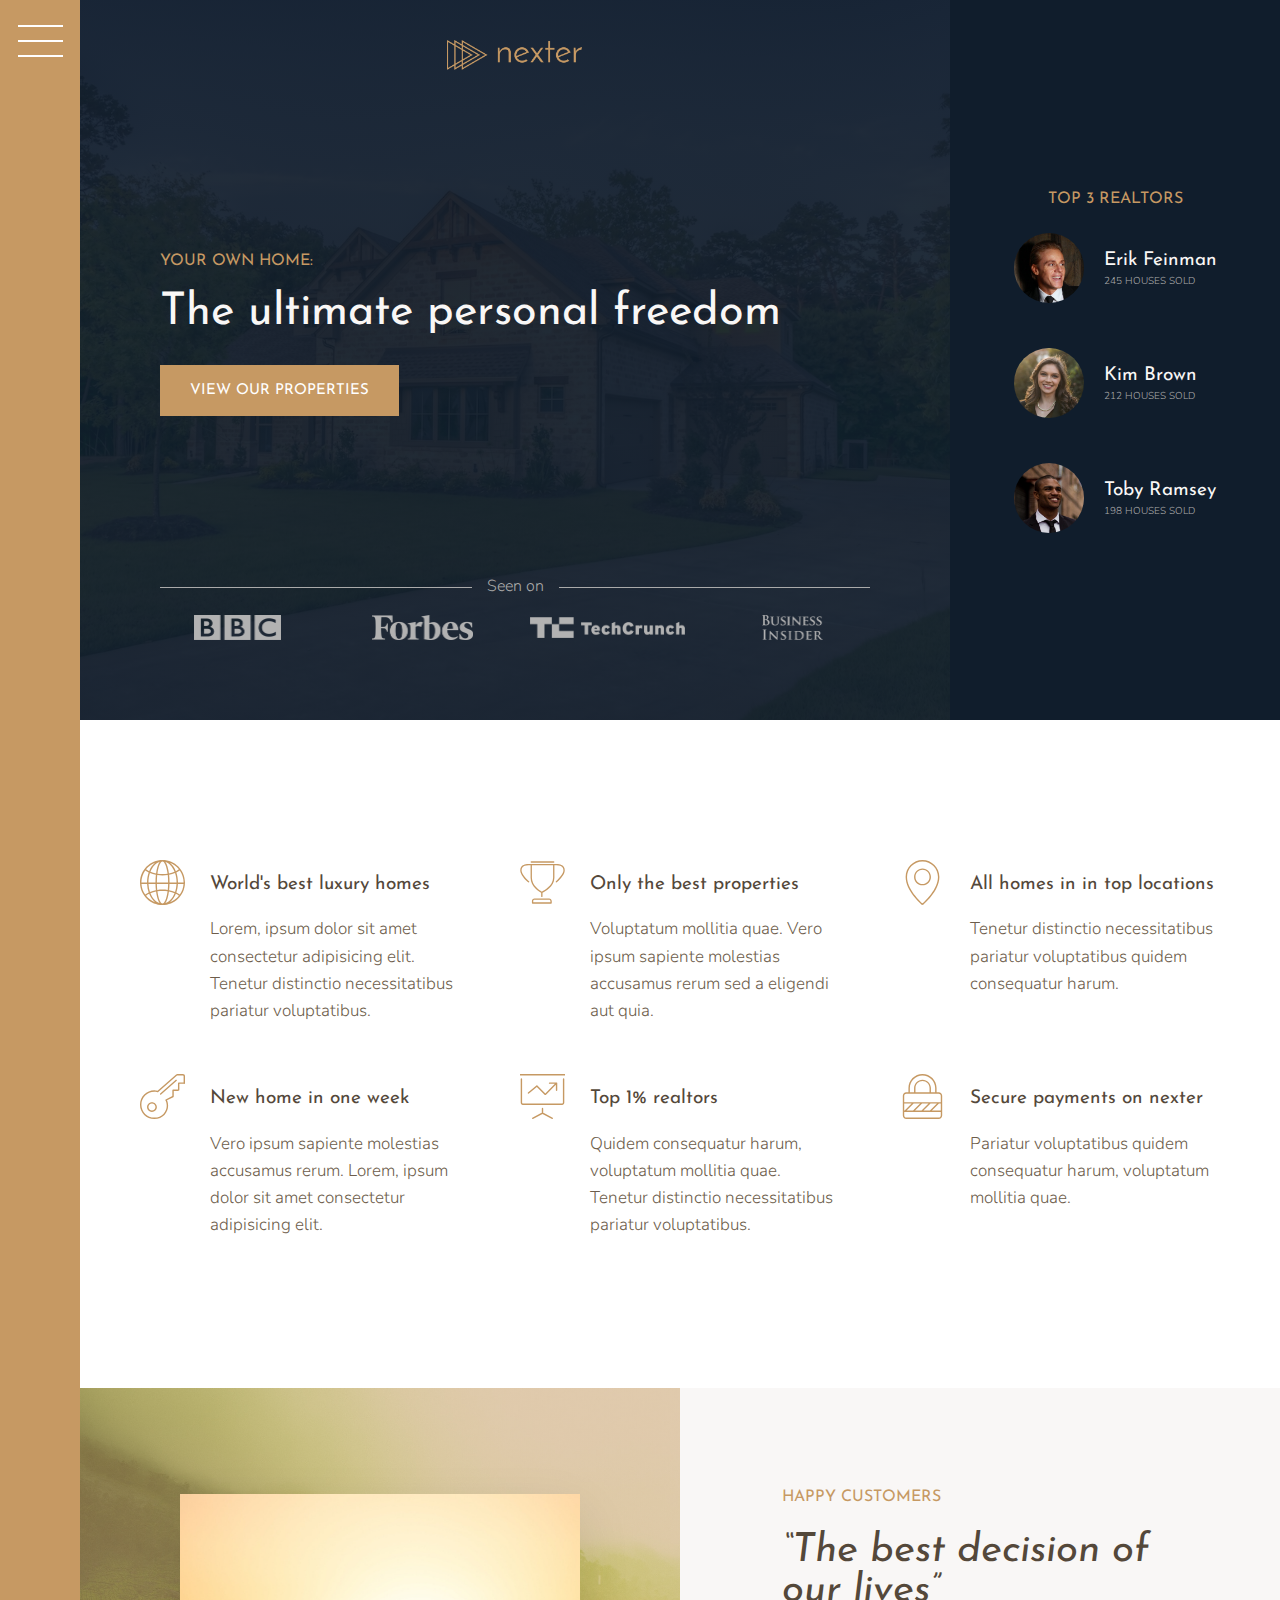
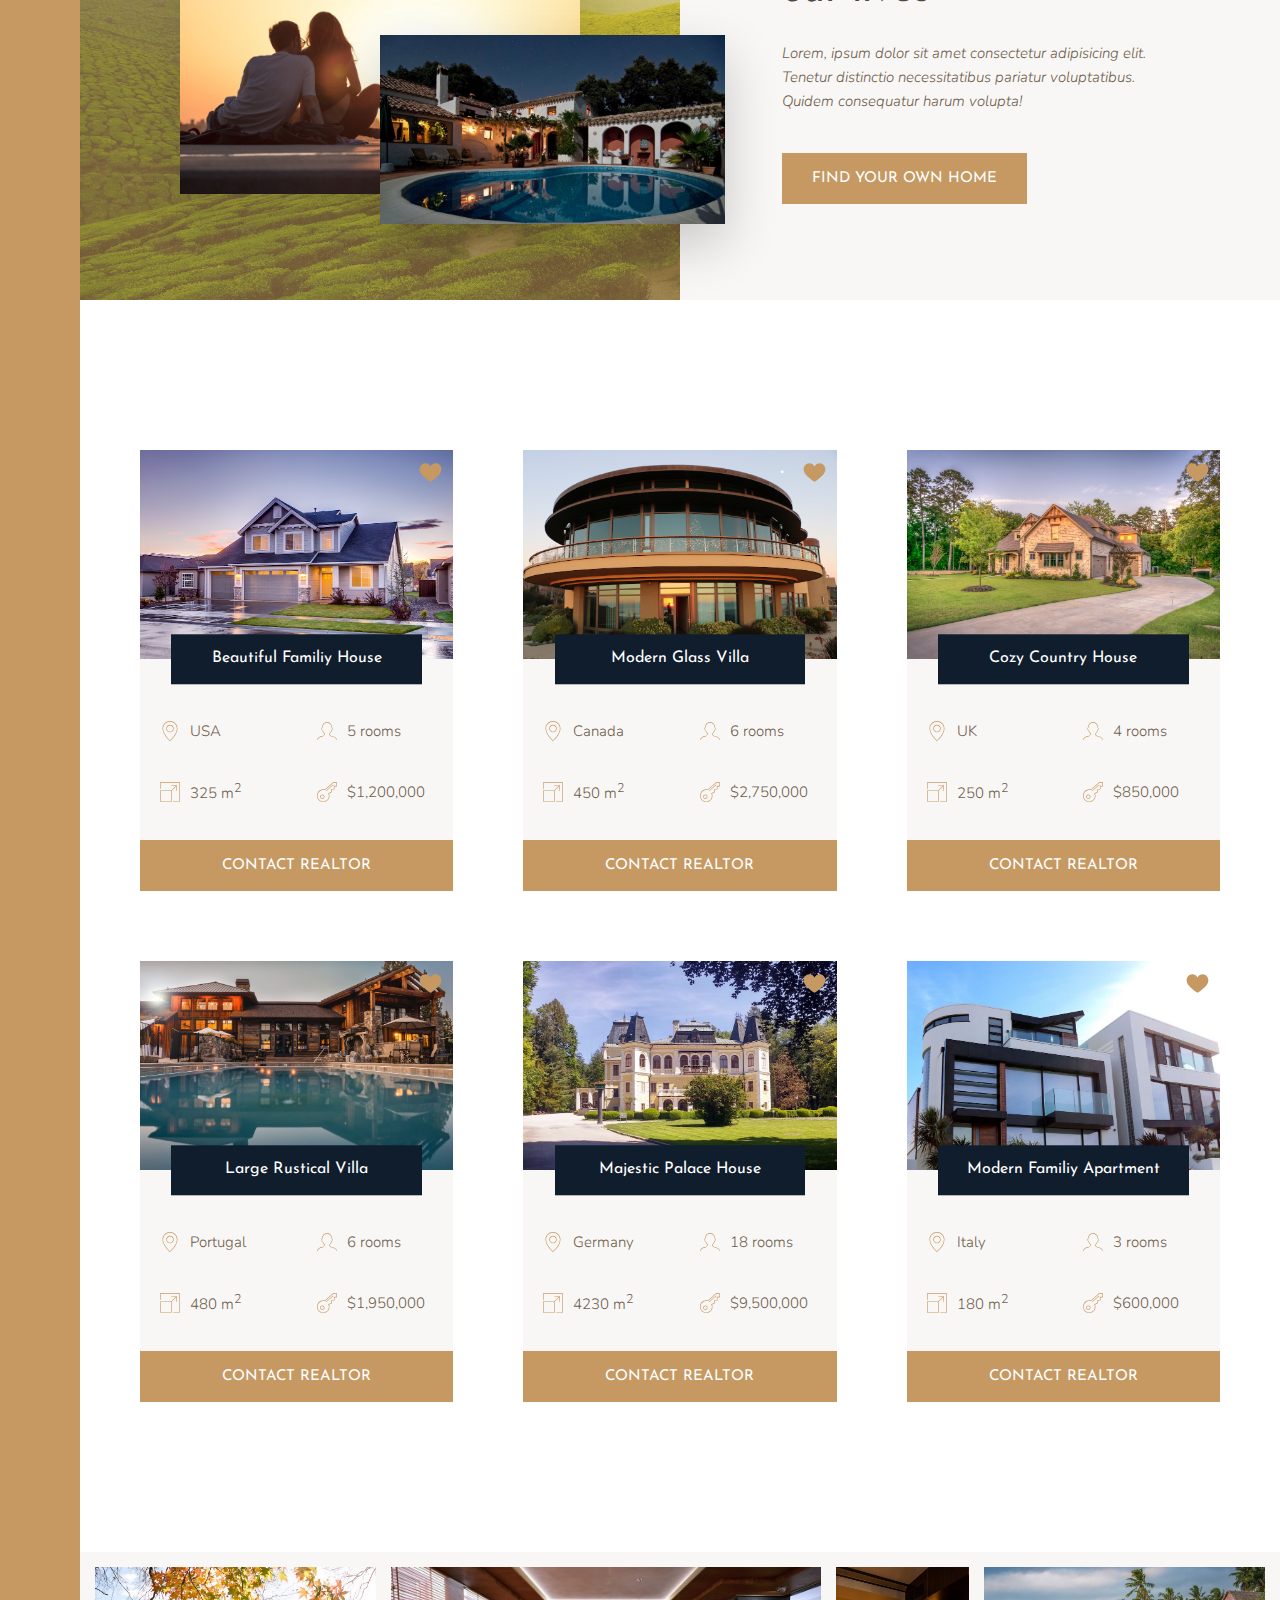
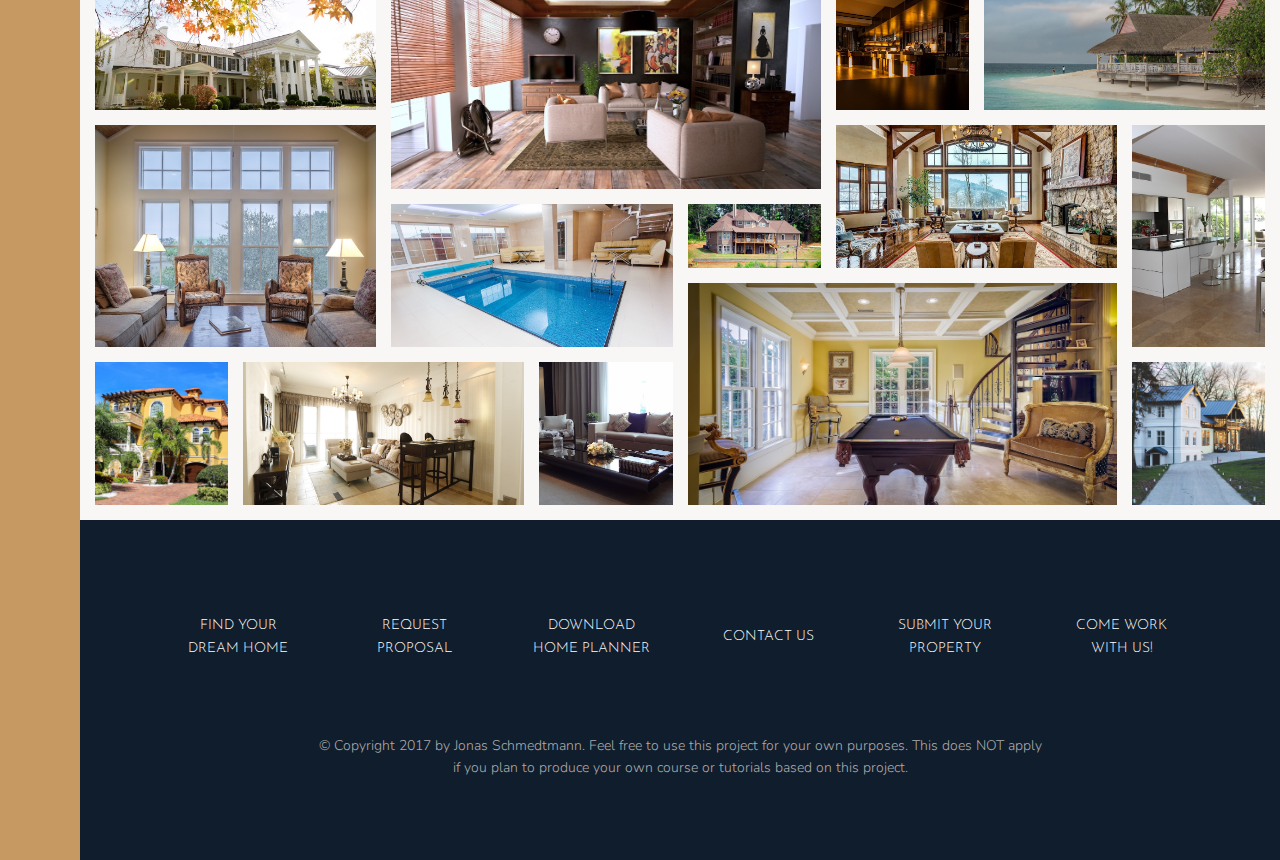
<file: advanced-css-course-master/Nexter/final/index.html>
<!DOCTYPE html>
<html lang="en">
    <head>
        <meta charset="UTF-8">
        <meta name="viewport" content="width=device-width, initial-scale=1.0">
        <meta http-equiv="X-UA-Compatible" content="ie=edge">
        
        <link href="https://fonts.googleapis.com/css?family=Josefin+Sans:300,400,400i|Nunito:300,300i" rel="stylesheet">
        <link rel="stylesheet" href="css/style.css">
        <link rel="shortcut icon" type="image/png" href="img/favicon.png">
        
        <title>nexter &mdash; your home, your freedom</title>
    </head>
    <body class="container">
        <div class="sidebar">
            <button class="nav-btn"></button>
        </div>

        <header class="header">
            <img src="img/logo.png" alt="Nexter logo" class="header__logo">
            <h3 class="heading-3">Your own home:</h3>
            <h1 class="heading-1">The ultimate personal freedom</h1>
            <button class="btn header__btn">View our properties</button>
            <div class="header__seenon-text">Seen on</div>
            <div class="header__seenon-logos">
                <img src="img/logo-bbc.png" alt="Seen on logo 1">
                <img src="img/logo-forbes.png" alt="Seen on logo 2">
                <img src="img/logo-techcrunch.png" alt="Seen on logo 3">
                <img src="img/logo-bi.png" alt="Seen on logo 4">
            </div>
        </header>

        <div class="realtors">
            <h3 class="heading-3">Top 3 Realtors</h3>
            <div class="realtors__list">
                <img src="img/realtor-1.jpeg" alt="Realtor 1" class="realtors__img">
                <div class="realtors__details">
                    <h4 class="heading-4 heading-4--light">Erik Feinman</h4>
                    <p class="realtors__sold">245 houses sold</p>
                </div>

                <img src="img/realtor-2.jpeg" alt="Realtor 2" class="realtors__img">
                <div class="realtors__details">
                    <h4 class="heading-4 heading-4--light">Kim Brown</h4>
                    <p class="realtors__sold">212 houses sold</p>
                </div>

                <img src="img/realtor-3.jpeg" alt="Realtor 3" class="realtors__img">
                <div class="realtors__details">
                    <h4 class="heading-4 heading-4--light">Toby Ramsey</h4>
                    <p class="realtors__sold">198 houses sold</p>
                </div>
            </div>
        </div>

        <section class="features">
            <div class="feature">
                <svg class="feature__icon">
                    <use xlink:href="img/sprite.svg#icon-global"></use>
                </svg>
                <h4 class="heading-4 heading-4--dark">World's best luxury homes</h4>
                <p class="feature__text">Lorem, ipsum dolor sit amet consectetur adipisicing elit. Tenetur distinctio necessitatibus pariatur voluptatibus.</p>
            </div>

            <div class="feature">
                <svg class="feature__icon">
                    <use xlink:href="img/sprite.svg#icon-trophy"></use>
                </svg>
                <h4 class="heading-4 heading-4--dark">Only the best properties</h4>
                <p class="feature__text">Voluptatum mollitia quae. Vero ipsum sapiente molestias accusamus rerum sed a eligendi aut quia.</p>
            </div>

            <div class="feature">
                <svg class="feature__icon">
                    <use xlink:href="img/sprite.svg#icon-map-pin"></use>
                </svg>
                <h4 class="heading-4 heading-4--dark">All homes in in top locations</h4>
                <p class="feature__text">Tenetur distinctio necessitatibus pariatur voluptatibus quidem consequatur harum.</p>
            </div>

            <div class="feature">
                <svg class="feature__icon">
                    <use xlink:href="img/sprite.svg#icon-key"></use>
                </svg>
                <h4 class="heading-4 heading-4--dark">New home in one week</h4>
                <p class="feature__text">Vero ipsum sapiente molestias accusamus rerum. Lorem, ipsum dolor sit amet consectetur adipisicing elit.</p>
            </div>

            <div class="feature">
                <svg class="feature__icon">
                    <use xlink:href="img/sprite.svg#icon-presentation"></use>
                </svg>
                <h4 class="heading-4 heading-4--dark">Top 1% realtors</h4>
                <p class="feature__text">Quidem consequatur harum, voluptatum mollitia quae. Tenetur distinctio necessitatibus pariatur voluptatibus.</p>
            </div>

            <div class="feature">
                <svg class="feature__icon">
                    <use xlink:href="img/sprite.svg#icon-lock"></use>
                </svg>
                <h4 class="heading-4 heading-4--dark">Secure payments on nexter</h4>
                <p class="feature__text">Pariatur voluptatibus quidem consequatur harum, voluptatum mollitia quae.</p>
            </div>
        </section>

        <div class="story__pictures">
            <img src="img/story-1.jpeg" alt="Couple with new house" class="story__img--1">
            <img src="img/story-2.jpeg" alt="New house" class="story__img--2">
        </div>

        <div class="story__content">
            <h3 class="heading-3 mb-sm">Happy Customers</h3>
            <h2 class="heading-2 heading-2--dark mb-md">&ldquo;The best decision of our lives&rdquo;</h2>
            <p class="story__text">
                Lorem, ipsum dolor sit amet consectetur adipisicing elit. Tenetur distinctio necessitatibus pariatur voluptatibus. Quidem consequatur harum volupta!
            </p>
            <button class="btn">Find your own home</button>
        </div>

        <section class="homes">
            <div class="home">
                <img src="img/house-1.jpeg" alt="House 1" class="home__img">
                <svg class="home__like">
                    <use xlink:href="img/sprite.svg#icon-heart-full"></use>
                </svg>
                <h5 class="home__name">Beautiful Familiy House</h5>
                <div class="home__location">
                    <svg>
                        <use xlink:href="img/sprite.svg#icon-map-pin"></use>
                    </svg>
                    <p>USA</p>
                </div>
                <div class="home__rooms">
                    <svg>
                        <use xlink:href="img/sprite.svg#icon-profile-male"></use>
                    </svg>
                    <p>5 rooms</p>
                </div>
                <div class="home__area">
                    <svg>
                        <use xlink:href="img/sprite.svg#icon-expand"></use>
                    </svg>
                    <p>325 m<sup>2</sup></p>
                </div>
                <div class="home__price">
                    <svg>
                        <use xlink:href="img/sprite.svg#icon-key"></use>
                    </svg>
                    <p>$1,200,000</p>
                </div>
                <button class="btn home__btn">Contact realtor</button>
            </div>

            
            <div class="home">
                <img src="img/house-2.jpeg" alt="House 2" class="home__img">
                <svg class="home__like">
                    <use xlink:href="img/sprite.svg#icon-heart-full"></use>
                </svg>
                <h5 class="home__name">Modern Glass Villa</h5>
                <div class="home__location">
                    <svg>
                        <use xlink:href="img/sprite.svg#icon-map-pin"></use>
                    </svg>
                    <p>Canada</p>
                </div>
                <div class="home__rooms">
                    <svg>
                        <use xlink:href="img/sprite.svg#icon-profile-male"></use>
                    </svg>
                    <p>6 rooms</p>
                </div>
                <div class="home__area">
                    <svg>
                        <use xlink:href="img/sprite.svg#icon-expand"></use>
                    </svg>
                    <p>450 m<sup>2</sup></p>
                </div>
                <div class="home__price">
                    <svg>
                        <use xlink:href="img/sprite.svg#icon-key"></use>
                    </svg>
                    <p>$2,750,000</p>
                </div>
                <button class="btn home__btn">Contact realtor</button>
            </div>

            <div class="home">
                <img src="img/house-3.jpeg" alt="House 3" class="home__img">
                <svg class="home__like">
                    <use xlink:href="img/sprite.svg#icon-heart-full"></use>
                </svg>
                <h5 class="home__name">Cozy Country House</h5>
                <div class="home__location">
                    <svg>
                        <use xlink:href="img/sprite.svg#icon-map-pin"></use>
                    </svg>
                    <p>UK</p>
                </div>
                <div class="home__rooms">
                    <svg>
                        <use xlink:href="img/sprite.svg#icon-profile-male"></use>
                    </svg>
                    <p>4 rooms</p>
                </div>
                <div class="home__area">
                    <svg>
                        <use xlink:href="img/sprite.svg#icon-expand"></use>
                    </svg>
                    <p>250 m<sup>2</sup></p>
                </div>
                <div class="home__price">
                    <svg>
                        <use xlink:href="img/sprite.svg#icon-key"></use>
                    </svg>
                    <p>$850,000</p>
                </div>
                <button class="btn home__btn">Contact realtor</button>
            </div>

            <div class="home">
                <img src="img/house-4.jpeg" alt="House 4" class="home__img">
                <svg class="home__like">
                    <use xlink:href="img/sprite.svg#icon-heart-full"></use>
                </svg>
                <h5 class="home__name">Large Rustical Villa</h5>
                <div class="home__location">
                    <svg>
                        <use xlink:href="img/sprite.svg#icon-map-pin"></use>
                    </svg>
                    <p>Portugal</p>
                </div>
                <div class="home__rooms">
                    <svg>
                        <use xlink:href="img/sprite.svg#icon-profile-male"></use>
                    </svg>
                    <p>6 rooms</p>
                </div>
                <div class="home__area">
                    <svg>
                        <use xlink:href="img/sprite.svg#icon-expand"></use>
                    </svg>
                    <p>480 m<sup>2</sup></p>
                </div>
                <div class="home__price">
                    <svg>
                        <use xlink:href="img/sprite.svg#icon-key"></use>
                    </svg>
                    <p>$1,950,000</p>
                </div>
                <button class="btn home__btn">Contact realtor</button>
            </div>

            <div class="home">
                <img src="img/house-5.jpeg" alt="House 5" class="home__img">
                <svg class="home__like">
                    <use xlink:href="img/sprite.svg#icon-heart-full"></use>
                </svg>
                <h5 class="home__name">Majestic Palace House</h5>
                <div class="home__location">
                    <svg>
                        <use xlink:href="img/sprite.svg#icon-map-pin"></use>
                    </svg>
                    <p>Germany</p>
                </div>
                <div class="home__rooms">
                    <svg>
                        <use xlink:href="img/sprite.svg#icon-profile-male"></use>
                    </svg>
                    <p>18 rooms</p>
                </div>
                <div class="home__area">
                    <svg>
                        <use xlink:href="img/sprite.svg#icon-expand"></use>
                    </svg>
                    <p>4230 m<sup>2</sup></p>
                </div>
                <div class="home__price">
                    <svg>
                        <use xlink:href="img/sprite.svg#icon-key"></use>
                    </svg>
                    <p>$9,500,000</p>
                </div>
                <button class="btn home__btn">Contact realtor</button>
            </div>

            <div class="home">
                <img src="img/house-6.jpeg" alt="House 6" class="home__img">
                <svg class="home__like">
                    <use xlink:href="img/sprite.svg#icon-heart-full"></use>
                </svg>
                <h5 class="home__name">Modern Familiy Apartment</h5>
                <div class="home__location">
                    <svg>
                        <use xlink:href="img/sprite.svg#icon-map-pin"></use>
                    </svg>
                    <p>Italy</p>
                </div>
                <div class="home__rooms">
                    <svg>
                        <use xlink:href="img/sprite.svg#icon-profile-male"></use>
                    </svg>
                    <p>3 rooms</p>
                </div>
                <div class="home__area">
                    <svg>
                        <use xlink:href="img/sprite.svg#icon-expand"></use>
                    </svg>
                    <p>180 m<sup>2</sup></p>
                </div>
                <div class="home__price">
                    <svg>
                        <use xlink:href="img/sprite.svg#icon-key"></use>
                    </svg>
                    <p>$600,000</p>
                </div>
                <button class="btn home__btn">Contact realtor</button>
            </div>
        </section>


        <section class="gallery">
            <figure class="gallery__item gallery__item--1"><img src="img/gal-1.jpeg" alt="Gallery image 1" class="gallery__img"></figure>
            <figure class="gallery__item gallery__item--2"><img src="img/gal-2.jpeg" alt="Gallery image 2" class="gallery__img"></figure>
            <figure class="gallery__item gallery__item--3"><img src="img/gal-3.jpeg" alt="Gallery image 3" class="gallery__img"></figure>
            <figure class="gallery__item gallery__item--4"><img src="img/gal-4.jpeg" alt="Gallery image 4" class="gallery__img"></figure>
            <figure class="gallery__item gallery__item--5"><img src="img/gal-5.jpeg" alt="Gallery image 5" class="gallery__img"></figure>
            <figure class="gallery__item gallery__item--6"><img src="img/gal-6.jpeg" alt="Gallery image 6" class="gallery__img"></figure>
            <figure class="gallery__item gallery__item--7"><img src="img/gal-7.jpeg" alt="Gallery image 7" class="gallery__img"></figure>
            <figure class="gallery__item gallery__item--8"><img src="img/gal-8.jpeg" alt="Gallery image 8" class="gallery__img"></figure>
            <figure class="gallery__item gallery__item--9"><img src="img/gal-9.jpeg" alt="Gallery image 9" class="gallery__img"></figure>
            <figure class="gallery__item gallery__item--10"><img src="img/gal-10.jpeg" alt="Gallery image 10" class="gallery__img"></figure>
            <figure class="gallery__item gallery__item--11"><img src="img/gal-11.jpeg" alt="Gallery image 11" class="gallery__img"></figure>
            <figure class="gallery__item gallery__item--12"><img src="img/gal-12.jpeg" alt="Gallery image 12" class="gallery__img"></figure>
            <figure class="gallery__item gallery__item--13"><img src="img/gal-13.jpeg" alt="Gallery image 13" class="gallery__img"></figure>
            <figure class="gallery__item gallery__item--14"><img src="img/gal-14.jpeg" alt="Gallery image 14" class="gallery__img"></figure>


        </section>

        <footer class="footer">
            <ul class="nav">
                    <li class="nav__item"><a href="#" class="nav__link">Find your dream home</a></li>
                    <li class="nav__item"><a href="#" class="nav__link">Request proposal</a></li>
                    <li class="nav__item"><a href="#" class="nav__link">Download home planner</a></li>
                    <li class="nav__item"><a href="#" class="nav__link">Contact us</a></li>
                    <li class="nav__item"><a href="#" class="nav__link">Submit your property</a></li>
                    <li class="nav__item"><a href="#" class="nav__link">Come work with us!</a></li>
            </ul>
            <p class="copyright">
                &copy; Copyright 2017 by Jonas Schmedtmann. Feel free to use this project for your own purposes. This does NOT apply if you plan to produce your own course or tutorials based on this project.
            </p>
        </footer>
    </body>
</html>
</file>
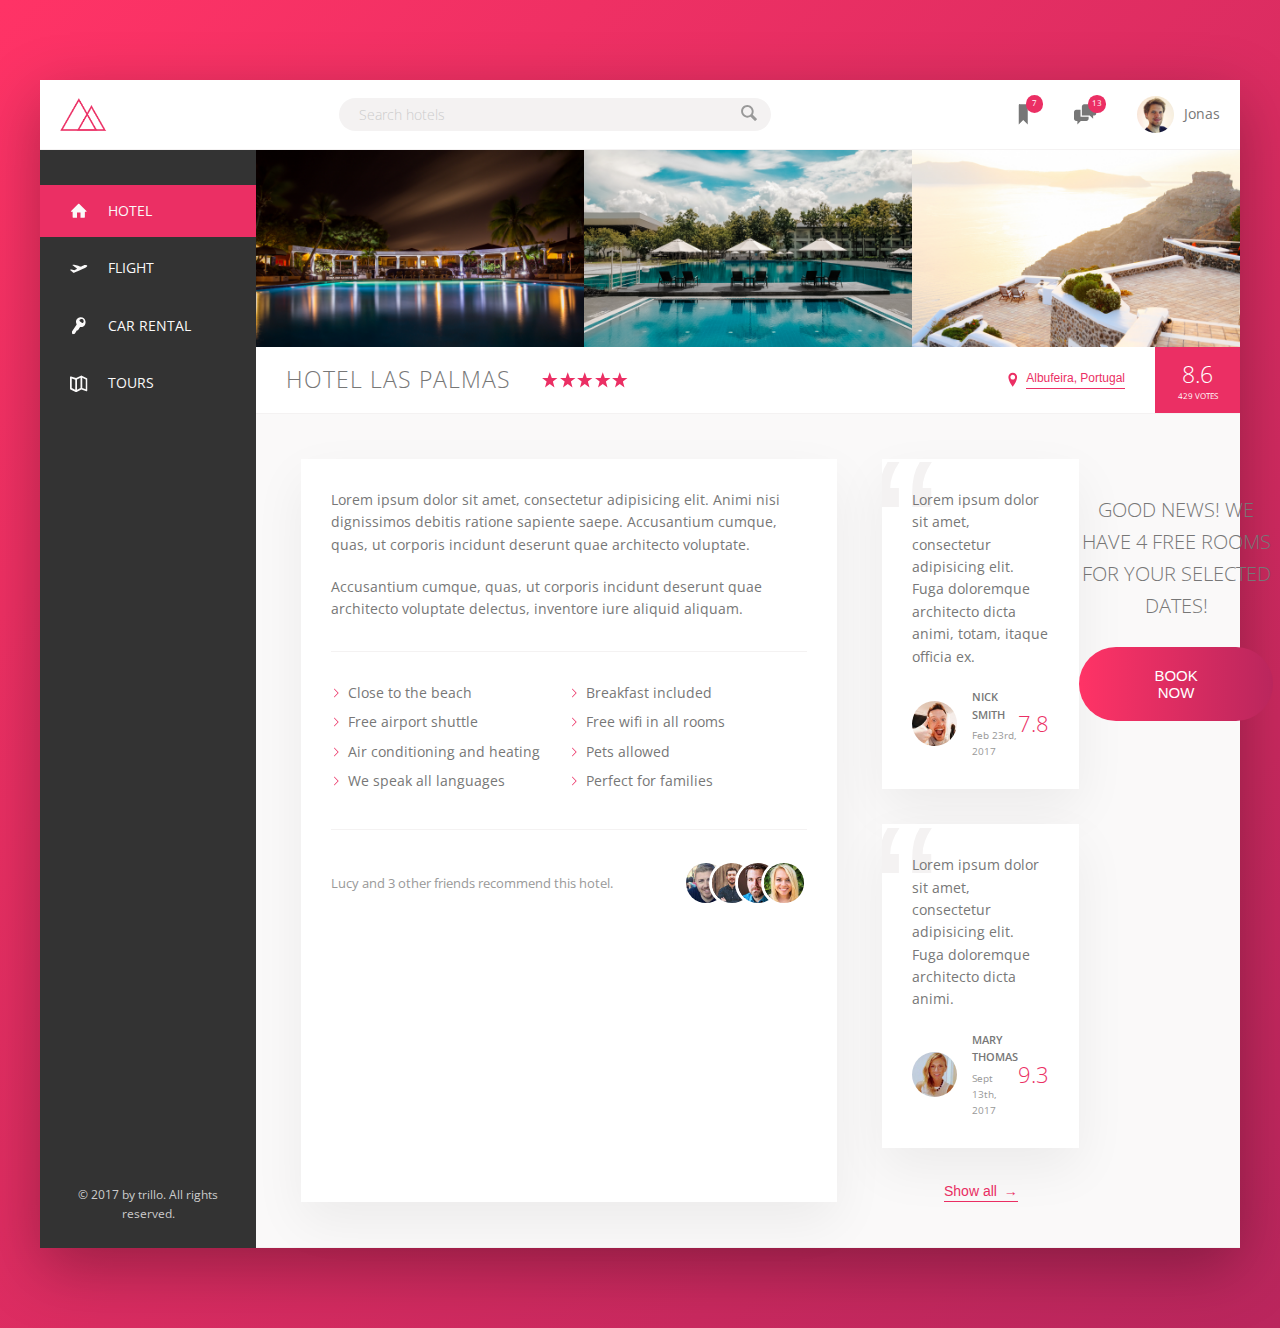
<file: advanced-css-course-master/Trillo/final/index.html>
<!DOCTYPE html>
<html lang="en">
    <head>
        <meta charset="UTF-8">
        <meta name="viewport" content="width=device-width, initial-scale=1.0">
        
        <link href="https://fonts.googleapis.com/css?family=Open+Sans:300,400,600" rel="stylesheet">
        <link rel="stylesheet" href="css/style.css">
        <link rel="shortcut icon" type="image/png" href="img/favicon.png">
        
        <title>trillo &mdash; Your all-in-one booking app</title>
    </head>
    <body>
        <div class="container">
            <header class="header">
                <img src="img/logo.png" alt="trillo logo" class="logo">

                <form action="#" class="search">
                    <input type="text" class="search__input" placeholder="Search hotels">
                    <button class="search__button">
                        <svg class="search__icon">
                            <use xlink:href="img/sprite.svg#icon-magnifying-glass"></use>
                        </svg>
                    </button>
                </form>

                <nav class="user-nav">
                    <div class="user-nav__icon-box">
                        <svg class="user-nav__icon">
                            <use xlink:href="img/sprite.svg#icon-bookmark"></use>
                        </svg>
                        <span class="user-nav__notification">7</span>
                    </div>
                    <div class="user-nav__icon-box">
                        <svg class="user-nav__icon">
                            <use xlink:href="img/sprite.svg#icon-chat"></use>
                        </svg>
                        <span class="user-nav__notification">13</span>
                    </div>
                    <div class="user-nav__user">
                        <img src="img/user.jpg" alt="User photo" class="user-nav__user-photo">
                        <span class="user-nav__user-name">Jonas</span>
                    </div>
                </nav>
            </header>


            <div class="content">
                <nav class="sidebar">
                    <ul class="side-nav">
                        <li class="side-nav__item side-nav__item--active">
                            <a href="#" class="side-nav__link">
                                <svg class="side-nav__icon">
                                    <use xlink:href="img/sprite.svg#icon-home"></use>
                                </svg>
                                <span>Hotel</span>
                            </a>
                        </li>
                        <li class="side-nav__item">
                            <a href="#" class="side-nav__link">
                                <svg class="side-nav__icon">
                                    <use xlink:href="img/sprite.svg#icon-aircraft-take-off"></use>
                                </svg>
                                <span>Flight</span>
                            </a>
                        </li>
                        <li class="side-nav__item">
                            <a href="#" class="side-nav__link">
                                <svg class="side-nav__icon">
                                    <use xlink:href="img/sprite.svg#icon-key"></use>
                                </svg>
                                <span>Car rental</span>
                            </a>
                        </li>
                        <li class="side-nav__item">
                            <a href="#" class="side-nav__link">
                                <svg class="side-nav__icon">
                                    <use xlink:href="img/sprite.svg#icon-map"></use>
                                </svg>
                                <span>Tours</span>
                            </a>
                        </li>
                    </ul>

                    <div class="legal">
                        &copy; 2017 by trillo. All rights reserved.
                    </div>
                </nav>



                <main class="hotel-view">
                    <div class="gallery">
                        <figure class="gallery__item">
                            <img src="img/hotel-1.jpg" alt="Photo of hotel 1" class="gallery__photo">
                        </figure>
                        <figure class="gallery__item">
                            <img src="img/hotel-2.jpg" alt="Photo of hotel 2" class="gallery__photo">
                        </figure>
                        <figure class="gallery__item">
                            <img src="img/hotel-3.jpg" alt="Photo of hotel 3" class="gallery__photo">
                        </figure>
                    </div>

                    <div class="overview">
                        <h1 class="overview__heading">
                            Hotel Las Palmas
                        </h1>

                        <div class="overview__stars">
                            <svg class="overview__icon-star">
                                <use xlink:href="img/sprite.svg#icon-star"></use>
                            </svg>
                            <svg class="overview__icon-star">
                                <use xlink:href="img/sprite.svg#icon-star"></use>
                            </svg>
                            <svg class="overview__icon-star">
                                <use xlink:href="img/sprite.svg#icon-star"></use>
                            </svg>
                            <svg class="overview__icon-star">
                                <use xlink:href="img/sprite.svg#icon-star"></use>
                            </svg>
                            <svg class="overview__icon-star">
                                <use xlink:href="img/sprite.svg#icon-star"></use>
                            </svg>
                        </div>

                        <div class="overview__location">
                            <svg class="overview__icon-location">
                                <use xlink:href="img/sprite.svg#icon-location-pin"></use>
                            </svg>
                            <button class="btn-inline">Albufeira, Portugal</button>
                        </div>

                        <div class="overview__rating">
                            <div class="overview__rating-average">8.6</div>
                            <div class="overview__rating-count">429 votes</div>
                        </div>
                    </div>

                    <div class="detail">
                        <div class="description">
                            <p class="paragraph">
                                Lorem ipsum dolor sit amet, consectetur adipisicing elit. Animi nisi dignissimos debitis ratione sapiente saepe. Accusantium cumque, quas, ut corporis incidunt deserunt quae architecto voluptate.
                            </p>
                            <p class="paragraph">
                                Accusantium cumque, quas, ut corporis incidunt deserunt quae architecto voluptate delectus, inventore iure aliquid aliquam.
                            </p>
                            <ul class="list">
                                <li class="list__item">Close to the beach</li>
                                <li class="list__item">Breakfast included</li>
                                <li class="list__item">Free airport shuttle</li>
                                <li class="list__item">Free wifi in all rooms</li>
                                <li class="list__item">Air conditioning and heating</li>
                                <li class="list__item">Pets allowed</li>
                                <li class="list__item">We speak all languages</li>
                                <li class="list__item">Perfect for families</li>
                            </ul>
                            <div class="recommend">
                                <p class="recommend__count">
                                    Lucy and 3 other friends recommend this hotel.
                                </p>
                                <div class="recommend__friends">
                                    <img src="img/user-3.jpg" alt="Friend 1" class="recommend__photo">
                                    <img src="img/user-4.jpg" alt="Friend 2" class="recommend__photo">
                                    <img src="img/user-5.jpg" alt="Friend 3" class="recommend__photo">
                                    <img src="img/user-6.jpg" alt="Friend 4" class="recommend__photo">
                                </div>
                            </div>
                        </div>

                        <div class="user-reviews">
                            <figure class="review">
                                <blockquote class="review__text">
                                    Lorem ipsum dolor sit amet, consectetur adipisicing elit. Fuga doloremque architecto dicta animi, totam, itaque officia ex.
                                </blockquote>
                                <figcaption class="review__user">
                                    <img src="img/user-1.jpg" alt="User 1" class="review__photo">
                                    <div class="review__user-box">
                                        <p class="review__user-name">Nick Smith</p>
                                        <p class="review__user-date">Feb 23rd, 2017</p>
                                    </div>
                                    <div class="review__rating">7.8</div>
                                </figcaption>
                            </figure>

                            <figure class="review">
                                <blockquote class="review__text">
                                    Lorem ipsum dolor sit amet, consectetur adipisicing elit. Fuga doloremque architecto dicta animi.
                                </blockquote>
                                <figcaption class="review__user">
                                    <img src="img/user-2.jpg" alt="User 1" class="review__photo">
                                    <div class="review__user-box">
                                        <p class="review__user-name">Mary Thomas</p>
                                        <p class="review__user-date">Sept 13th, 2017</p>
                                    </div>
                                    <div class="review__rating">9.3</div>
                                </figcaption>
                            </figure>

                            <button class="btn-inline">Show all <span>&rarr;</span></button>
                        </div>

                        <div class="cta">
                            <h2 class="cta__book-now">
                                Good news! We have 4 free rooms for your selected dates!
                            </h2>
                            <button class="btn">
                                <span class="btn__visible">Book now</span>
                                <span class="btn__invisible">Only 4 rooms left</span>
                            </button>
                        </div>

                    </div>


                </main>
            </div>
        </div>
    </body>
</html>
</file>
<file: advanced-css-course-master/Nexter/final/css/style.css>
*,
*::before,
*::after {
  margin: 0;
  padding: 0;
  box-sizing: inherit; }

html {
  box-sizing: border-box;
  font-size: 62.5%; }
  @media only screen and (max-width: 75em) {
    html {
      font-size: 50%; } }

body {
  font-family: "Nunito", sans-serif;
  color: #6D5D4B;
  font-weight: 300;
  line-height: 1.6; }

.container {
  display: grid;
  grid-template-rows: 80vh min-content 40vw repeat(3, min-content);
  grid-template-columns: [sidebar-start] 8rem [sidebar-end full-start] minmax(6rem, 1fr) [center-start] repeat(8, [col-start] minmax(min-content, 14rem) [col-end]) [center-end] minmax(6rem, 1fr) [full-end]; }
  @media only screen and (max-width: 62.5em) {
    .container {
      grid-template-rows: 6rem 80vh min-content 40vw repeat(3, min-content);
      grid-template-columns: [full-start] minmax(6rem, 1fr) [center-start] repeat(8, [col-start] minmax(min-content, 14rem) [col-end]) [center-end] minmax(6rem, 1fr) [full-end]; } }
  @media only screen and (max-width: 50em) {
    .container {
      grid-template-rows: 6rem calc(100vh - 6rem); } }

.heading-1, .heading-2, .heading-3, .heading-4 {
  font-family: "Josefin Sans", sans-serif;
  font-weight: 400; }

.heading-1 {
  font-size: 4.5rem;
  color: #f9f7f6;
  line-height: 1; }

.heading-2 {
  font-size: 4rem;
  font-style: italic;
  line-height: 1; }
  .heading-2--light {
    color: #f9f7f6; }
  .heading-2--dark {
    color: #54483A; }

.heading-3 {
  font-size: 1.6rem;
  color: #c69963;
  text-transform: uppercase; }

.heading-4 {
  font-size: 1.9rem; }
  .heading-4--light {
    color: #f9f7f6; }
  .heading-4--dark {
    color: #54483A; }

.btn {
  background-color: #c69963;
  color: #fff;
  border: none;
  border-radius: 0;
  font-family: "Josefin Sans", sans-serif;
  font-size: 1.5rem;
  text-transform: uppercase;
  padding: 1.8rem 3rem;
  cursor: pointer;
  transition: all .2s; }
  .btn:hover {
    background-color: #B28451; }

.mb-sm {
  margin-bottom: 2rem; }

.mb-md {
  margin-bottom: 3rem; }

.mb-lg {
  margin-bottom: 4rem; }

.mb-hg {
  margin-bottom: 8rem; }

.sidebar {
  background-color: #c69963;
  grid-column: sidebar-start / sidebar-end;
  grid-row: 1 / -1;
  display: flex;
  justify-content: center; }
  @media only screen and (max-width: 62.5em) {
    .sidebar {
      grid-column: 1 / -1;
      grid-row: 1 / 2;
      justify-content: flex-end;
      align-items: center; } }

.nav-btn {
  border: none;
  border-radius: 0;
  background-color: #fff;
  height: 2px;
  width: 4.5rem;
  margin-top: 4rem; }
  .nav-btn::before, .nav-btn::after {
    background-color: #fff;
    height: 2px;
    width: 4.5rem;
    content: "";
    display: block; }
  .nav-btn::before {
    transform: translateY(-1.5rem); }
  .nav-btn::after {
    transform: translateY(1.3rem); }
  @media only screen and (max-width: 62.5em) {
    .nav-btn {
      margin-top: 0;
      margin-right: 3rem; }
      .nav-btn::before {
        transform: translateY(-1.2rem); }
      .nav-btn::after {
        transform: translateY(1rem); } }

.header {
  background-color: #54483A;
  grid-column: full-start / col-end 6;
  background-image: linear-gradient(rgba(16, 29, 44, 0.93), rgba(16, 29, 44, 0.93)), url(../img/hero.jpeg);
  background-size: cover;
  background-position: center;
  padding: 8rem;
  padding-top: 4rem;
  display: grid;
  grid-template-rows: 1fr min-content minmax(6rem, min-content) 1fr;
  grid-template-columns: minmax(min-content, max-content);
  grid-row-gap: 1.5rem;
  justify-content: center; }
  @media only screen and (max-width: 50em) {
    .header {
      grid-column: 1 / -1; } }
  @media only screen and (max-width: 37.5em) {
    .header {
      padding: 5rem; } }
  .header__logo {
    height: 3rem;
    justify-self: center; }
  .header__btn {
    align-self: start;
    justify-self: start; }
  .header__seenon-text {
    display: grid;
    grid-template-columns: 1fr max-content 1fr;
    grid-column-gap: 1.5rem;
    align-items: center;
    font-size: 1.6rem;
    color: #aaa; }
    .header__seenon-text::before, .header__seenon-text::after {
      content: "";
      height: 1px;
      display: block;
      background-color: currentColor; }
  .header__seenon-logos {
    display: grid;
    grid-template-columns: repeat(4, 1fr);
    grid-column-gap: 3rem;
    justify-items: center;
    align-items: center; }
    .header__seenon-logos img {
      max-height: 2.5rem;
      max-width: 100%;
      filter: brightness(70%); }

.realtors {
  background-color: #101d2c;
  grid-column: col-start 7 / full-end;
  padding: 3rem;
  display: grid;
  align-content: center;
  justify-content: center;
  justify-items: center;
  grid-row-gap: 2rem; }
  @media only screen and (max-width: 50em) {
    .realtors {
      grid-column: 1 / -1; } }
  .realtors__list {
    display: grid;
    grid-template-columns: min-content max-content;
    grid-column-gap: 2rem;
    grid-row-gap: 5vh;
    align-items: center; }
    @media only screen and (max-width: 50em) {
      .realtors__list {
        grid-template-columns: repeat(3, min-content max-content); } }
    @media only screen and (max-width: 37.5em) {
      .realtors__list {
        grid-template-columns: min-content max-content; } }
  .realtors__img {
    width: 7rem;
    border-radius: 50%;
    display: block; }
  .realtors__sold {
    text-transform: uppercase;
    color: #aaa;
    margin-top: -3px; }

.features {
  grid-column: center-start / center-end;
  margin: 15rem 0; }
  @supports (display: grid) {
    .features {
      display: grid;
      grid-template-columns: repeat(auto-fit, minmax(25rem, 1fr));
      grid-gap: 6rem;
      align-items: start; } }

.feature {
  float: left;
  width: 33.3333%;
  margin-bottom: 6rem;
  display: grid;
  grid-template-columns: min-content 1fr;
  grid-row-gap: 1.5rem;
  grid-column-gap: 2.5rem; }
  @supports (display: grid) {
    .feature {
      width: auto;
      margin-bottom: 0; } }
  .feature__icon {
    fill: #c69963;
    width: 4.5rem;
    height: 4.5rem;
    grid-row: 1 / span 2;
    transform: translateY(-1rem); }
  .feature__text {
    font-size: 1.7rem; }

.story__pictures {
  background-color: #c69963;
  grid-column: full-start / col-end 4;
  background-image: linear-gradient(rgba(198, 153, 99, 0.5), rgba(198, 153, 99, 0.5)), url(../img/back.jpg);
  background-size: cover;
  display: grid;
  grid-template-rows: repeat(6, 1fr);
  grid-template-columns: repeat(6, 1fr);
  align-items: center; }
  @media only screen and (max-width: 50em) {
    .story__pictures {
      grid-column: 1 / -1;
      padding: 6rem; } }

.story__img--1 {
  width: 100%;
  grid-row: 2 / 6;
  grid-column: 2 / 6;
  box-shadow: 0 2rem 5rem rgba(0, 0, 0, 0.1); }
  @media only screen and (max-width: 50em) {
    .story__img--1 {
      grid-column: 1 / 5;
      grid-row: 1 / -1; } }

.story__img--2 {
  width: 115%;
  grid-row: 4 / 6;
  grid-column: 4 / 7;
  z-index: 20;
  box-shadow: 0 2rem 5rem rgba(0, 0, 0, 0.2); }
  @media only screen and (max-width: 50em) {
    .story__img--2 {
      grid-row: 1 / -1;
      width: 100%; } }

.story__content {
  background-color: #f9f7f6;
  grid-column: col-start 5 / full-end;
  padding: 6rem 8vw;
  /*
        display: flex;
        flex-direction: column;
        justify-content: center;
        align-items: flex-start;
        */
  display: grid;
  align-content: center;
  justify-items: start; }
  @media only screen and (max-width: 50em) {
    .story__content {
      grid-column: 1 / -1;
      grid-row: 5 / 6; } }

.story__text {
  font-size: 1.5rem;
  font-style: italic;
  margin-bottom: 4rem; }

.homes {
  grid-column: center-start / center-end;
  margin: 15rem 0;
  display: grid;
  grid-template-columns: repeat(auto-fit, minmax(25rem, 1fr));
  grid-gap: 7rem; }

.home {
  background-color: #f9f7f6;
  display: grid;
  grid-template-columns: repeat(2, 1fr);
  grid-row-gap: 3.5rem; }
  .home__img {
    width: 100%;
    grid-row: 1 / 2;
    grid-column: 1 / -1;
    z-index: 1; }
  .home__like {
    grid-row: 1 / 2;
    grid-column: 2 / 3;
    fill: #c69963;
    height: 2.5rem;
    width: 2.5rem;
    z-index: 2;
    justify-self: end;
    margin: 1rem; }
  .home__name {
    grid-row: 1 / 2;
    grid-column: 1 / -1;
    justify-self: center;
    align-self: end;
    z-index: 3;
    width: 80%;
    font-family: "Josefin Sans", sans-serif;
    font-size: 1.6rem;
    text-align: center;
    padding: 1.25rem;
    background-color: #101d2c;
    color: #fff;
    font-weight: 400;
    transform: translateY(50%); }
  .home__location, .home__rooms {
    margin-top: 2.5rem; }
  .home__location, .home__rooms, .home__area, .home__price {
    font-size: 1.5rem;
    margin-left: 2rem;
    display: flex;
    align-items: center; }
    .home__location svg, .home__rooms svg, .home__area svg, .home__price svg {
      fill: #c69963;
      height: 2rem;
      width: 2rem;
      margin-right: 1rem; }
  .home__btn {
    grid-column: 1 / -1; }

.gallery {
  background-color: #f9f7f6;
  grid-column: full-start / full-end;
  display: grid;
  /*grid-template-columns: repeat(8, 1fr);
    grid-template-rows: repeat(7, 5vw);*/
  grid-template: repeat(7, 5vw)/repeat(8, 1fr);
  grid-gap: 1.5rem;
  padding: 1.5rem; }
  .gallery__item--1 {
    grid-row: 1 / span 2;
    grid-column: 1 / span 2; }
  .gallery__item--2 {
    grid-row: 1 / span 3;
    grid-column: 3 / span 3; }
  .gallery__item--3 {
    grid-row: 1 / span 2;
    grid-column: 6 / 7; }
  .gallery__item--4 {
    grid-row: 1 / span 2;
    grid-column: 7 / -1; }
  .gallery__item--5 {
    grid-row: 3 / span 3;
    grid-column: 1 / span 2; }
  .gallery__item--6 {
    grid-row: 4 / span 2;
    grid-column: 3 / span 2; }
  .gallery__item--7 {
    grid-row: 4 / 5;
    grid-column: 5 / 6; }
  .gallery__item--8 {
    grid-row: 3 / span 2;
    grid-column: 6 / span 2; }
  .gallery__item--9 {
    grid-row: 3 / span 3;
    grid-column: 8 / -1; }
  .gallery__item--10 {
    grid-row: 6 / span 2;
    grid-column: 1 / 2; }
  .gallery__item--11 {
    grid-row: 6 / span 2;
    grid-column: 2 / span 2; }
  .gallery__item--12 {
    grid-row: 6 / span 2;
    grid-column: 4 / 5; }
  .gallery__item--13 {
    grid-row: 5 / span 3;
    grid-column: 5 / span 3; }
  .gallery__item--14 {
    grid-row: 6 / span 2;
    grid-column: 8 / -1; }
  .gallery__img {
    width: 100%;
    height: 100%;
    object-fit: cover;
    display: block; }

.footer {
  background-color: #101d2c;
  grid-column: full-start / full-end;
  padding: 8rem; }

.nav {
  list-style: none;
  display: grid;
  grid-template-columns: repeat(auto-fit, minmax(15rem, 1fr));
  grid-gap: 2rem;
  align-items: center; }
  .nav__link:link, .nav__link:visited {
    font-size: 1.4rem;
    color: #fff;
    text-decoration: none;
    font-family: "Josefin Sans", sans-serif;
    text-transform: uppercase;
    text-align: center;
    padding: 1.5rem;
    display: block;
    transition: all .2s; }
  .nav__link:hover, .nav__link:active {
    background-color: rgba(255, 255, 255, 0.05);
    transform: translateY(-3px); }

.copyright {
  font-size: 1.4rem;
  color: #aaa;
  margin-top: 6rem;
  margin-right: auto;
  margin-left: auto;
  text-align: center;
  width: 70%; }
</file>
<file: advanced-css-course-master/Trillo/final/css/style.css>
:root{--color-primary:#eb2f64;--color-primary-light:#FF3366;--color-primary-dark:#BA265D;--color-grey-light-1:#faf9f9;--color-grey-light-2:#f4f2f2;--color-grey-light-3:#f0eeee;--color-grey-light-4:#ccc;--color-grey-dark-1:#333;--color-grey-dark-2:#777;--color-grey-dark-3:#999;--shadow-dark:0 2rem 6rem rgba(0,0,0,0.3);--shadow-light:0 2rem 5rem rgba(0,0,0,0.06);--line:1px solid var(--color-grey-light-2)}*{margin:0;padding:0}*,*::before,*::after{-webkit-box-sizing:inherit;box-sizing:inherit}html{-webkit-box-sizing:border-box;box-sizing:border-box;font-size:62.5%}@media only screen and (max-width: 68.75em){html{font-size:50%}}body{font-family:'Open Sans', sans-serif;font-weight:400;line-height:1.6;color:var(--color-grey-dark-2);background-image:-webkit-gradient(linear, left top, right bottom, from(var(--color-primary-light)), to(var(--color-primary-dark)));background-image:linear-gradient(to right bottom, var(--color-primary-light), var(--color-primary-dark));background-size:cover;background-repeat:no-repeat;min-height:100vh}.container{max-width:120rem;margin:8rem auto;background-color:var(--color-grey-light-1);-webkit-box-shadow:var(--shadow-dark);box-shadow:var(--shadow-dark);min-height:50rem}@media only screen and (max-width: 75em){.container{margin:0;max-width:100%;width:100%}}.header{font-size:1.4rem;height:7rem;background-color:#fff;border-bottom:var(--line);display:-webkit-box;display:-ms-flexbox;display:flex;-webkit-box-pack:justify;-ms-flex-pack:justify;justify-content:space-between;-webkit-box-align:center;-ms-flex-align:center;align-items:center}@media only screen and (max-width: 31.25em){.header{-ms-flex-wrap:wrap;flex-wrap:wrap;-ms-flex-line-pack:distribute;align-content:space-around;height:11rem}}.content{display:-webkit-box;display:-ms-flexbox;display:flex}@media only screen and (max-width: 56.25em){.content{-webkit-box-orient:vertical;-webkit-box-direction:normal;-ms-flex-direction:column;flex-direction:column}}.sidebar{background-color:var(--color-grey-dark-1);-webkit-box-flex:0;-ms-flex:0 0 18%;flex:0 0 18%;display:-webkit-box;display:-ms-flexbox;display:flex;-webkit-box-orient:vertical;-webkit-box-direction:normal;-ms-flex-direction:column;flex-direction:column;-webkit-box-pack:justify;-ms-flex-pack:justify;justify-content:space-between}.hotel-view{background-color:#fff;-webkit-box-flex:1;-ms-flex:1;flex:1}.detail{font-size:1.4rem;display:-webkit-box;display:-ms-flexbox;display:flex;padding:4.5rem;background-color:var(--color-grey-light-1);border-bottom:var(--line)}@media only screen and (max-width: 56.25em){.detail{padding:3rem}}@media only screen and (max-width: 37.5em){.detail{-webkit-box-orient:vertical;-webkit-box-direction:normal;-ms-flex-direction:column;flex-direction:column}}.description{background-color:#fff;-webkit-box-shadow:var(--shadow-light);box-shadow:var(--shadow-light);padding:3rem;-webkit-box-flex:0;-ms-flex:0 0 60%;flex:0 0 60%;margin-right:4.5rem}@media only screen and (max-width: 56.25em){.description{padding:2rem;margin-right:3rem}}@media only screen and (max-width: 37.5em){.description{margin-right:0;margin-bottom:3rem}}.user-reviews{-webkit-box-flex:1;-ms-flex:1;flex:1;display:-webkit-box;display:-ms-flexbox;display:flex;-webkit-box-orient:vertical;-webkit-box-direction:normal;-ms-flex-direction:column;flex-direction:column;-webkit-box-align:center;-ms-flex-align:center;align-items:center}.logo{height:3.25rem;margin-left:2rem}.search{-webkit-box-flex:0;-ms-flex:0 0 40%;flex:0 0 40%;display:-webkit-box;display:-ms-flexbox;display:flex;-webkit-box-align:center;-ms-flex-align:center;align-items:center;-webkit-box-pack:center;-ms-flex-pack:center;justify-content:center}@media only screen and (max-width: 31.25em){.search{-webkit-box-ordinal-group:2;-ms-flex-order:1;order:1;-webkit-box-flex:0;-ms-flex:0 0 100%;flex:0 0 100%;background-color:var(--color-grey-light-2)}}.search__input{font-family:inherit;font-size:inherit;color:inherit;background-color:var(--color-grey-light-2);border:none;padding:.7rem 2rem;border-radius:100px;width:90%;-webkit-transition:all .2s;transition:all .2s;margin-right:-3.25rem}.search__input:focus{outline:none;width:100%;background-color:var(--color-grey-light-3)}.search__input::-webkit-input-placeholder{font-weight:100;color:var(--color-grey-light-4)}.search__input:focus+.search__button{background-color:var(--color-grey-light-3)}.search__button{border:none;background-color:var(--color-grey-light-2)}.search__button:focus{outline:none}.search__button:active{-webkit-transform:translateY(2px);transform:translateY(2px)}.search__icon{height:2rem;width:2rem;fill:var(--color-grey-dark-3)}.user-nav{-ms-flex-item-align:stretch;align-self:stretch;display:-webkit-box;display:-ms-flexbox;display:flex;-webkit-box-align:center;-ms-flex-align:center;align-items:center}.user-nav>*{padding:0 2rem;cursor:pointer;height:100%;display:-webkit-box;display:-ms-flexbox;display:flex;-webkit-box-align:center;-ms-flex-align:center;align-items:center}.user-nav>*:hover{background-color:var(--color-grey-light-2)}.user-nav__icon-box{position:relative}.user-nav__icon{height:2.25rem;width:2.25rem;fill:var(--color-grey-dark-2)}.user-nav__notification{font-size:.8rem;height:1.75rem;width:1.75rem;border-radius:50%;background-color:var(--color-primary);color:#fff;position:absolute;top:1.5rem;right:1.1rem;display:-webkit-box;display:-ms-flexbox;display:flex;-webkit-box-pack:center;-ms-flex-pack:center;justify-content:center;-webkit-box-align:center;-ms-flex-align:center;align-items:center}.user-nav__user-photo{height:3.75rem;border-radius:50%;margin-right:1rem}.side-nav{font-size:1.4rem;list-style:none;margin-top:3.5rem}@media only screen and (max-width: 56.25em){.side-nav{display:-webkit-box;display:-ms-flexbox;display:flex;margin:0}}.side-nav__item{position:relative}.side-nav__item:not(:last-child){margin-bottom:.5rem}@media only screen and (max-width: 56.25em){.side-nav__item:not(:last-child){margin:0}}@media only screen and (max-width: 56.25em){.side-nav__item{-webkit-box-flex:1;-ms-flex:1;flex:1}}.side-nav__item::before{content:"";position:absolute;top:0;left:0;height:100%;width:3px;background-color:var(--color-primary);-webkit-transform:scaleY(0);transform:scaleY(0);-webkit-transition:width 0.4s cubic-bezier(1, 0, 0, 1) 0.2s,background-color 0.1s,-webkit-transform 0.2s;transition:width 0.4s cubic-bezier(1, 0, 0, 1) 0.2s,background-color 0.1s,-webkit-transform 0.2s;transition:transform 0.2s,width 0.4s cubic-bezier(1, 0, 0, 1) 0.2s,background-color 0.1s;transition:transform 0.2s,width 0.4s cubic-bezier(1, 0, 0, 1) 0.2s,background-color 0.1s,-webkit-transform 0.2s}.side-nav__item:hover::before,.side-nav__item--active::before{-webkit-transform:scaleY(1);transform:scaleY(1);width:100%}.side-nav__item:active::before{background-color:var(--color-primary-light)}.side-nav__link:link,.side-nav__link:visited{color:var(--color-grey-light-1);text-decoration:none;text-transform:uppercase;display:block;padding:1.5rem 3rem;position:relative;z-index:10;display:-webkit-box;display:-ms-flexbox;display:flex;-webkit-box-align:center;-ms-flex-align:center;align-items:center}@media only screen and (max-width: 56.25em){.side-nav__link:link,.side-nav__link:visited{-webkit-box-pack:center;-ms-flex-pack:center;justify-content:center;padding:2rem}}@media only screen and (max-width: 37.5em){.side-nav__link:link,.side-nav__link:visited{-webkit-box-orient:vertical;-webkit-box-direction:normal;-ms-flex-direction:column;flex-direction:column;padding:1.5rem .5rem}}.side-nav__icon{width:1.75rem;height:1.75rem;margin-right:2rem;fill:currentColor}@media only screen and (max-width: 37.5em){.side-nav__icon{margin-right:0;margin-bottom:.7rem;width:1.5rem;height:1.5rem}}.legal{font-size:1.2rem;color:var(--color-grey-light-4);text-align:center;padding:2.5rem}@media only screen and (max-width: 56.25em){.legal{display:none}}.gallery{display:-webkit-box;display:-ms-flexbox;display:flex}.gallery__photo{width:100%;display:block}.overview{display:-webkit-box;display:-ms-flexbox;display:flex;-webkit-box-align:center;-ms-flex-align:center;align-items:center;border-bottom:var(--line)}.overview__heading{font-size:2.25rem;font-weight:300;text-transform:uppercase;letter-spacing:1px;padding:1.5rem 3rem}@media only screen and (max-width: 37.5em){.overview__heading{font-size:1.8rem;padding:1.25rem 2rem}}.overview__stars{margin-right:auto;display:-webkit-box;display:-ms-flexbox;display:flex}.overview__icon-star,.overview__icon-location{width:1.75rem;height:1.75rem;fill:var(--color-primary)}.overview__location{font-size:1.2rem;display:-webkit-box;display:-ms-flexbox;display:flex;vertical-align:center}.overview__icon-location{margin-right:.5rem}.overview__rating{background-color:var(--color-primary);color:#fff;margin-left:3rem;padding:0 2.25rem;-ms-flex-item-align:stretch;align-self:stretch;display:-webkit-box;display:-ms-flexbox;display:flex;-webkit-box-orient:vertical;-webkit-box-direction:normal;-ms-flex-direction:column;flex-direction:column;-webkit-box-align:center;-ms-flex-align:center;align-items:center;-webkit-box-pack:center;-ms-flex-pack:center;justify-content:center}@media only screen and (max-width: 37.5em){.overview__rating{padding:0 1.5rem}}.overview__rating-average{font-size:2.25rem;font-weight:300;margin-bottom:-3px}@media only screen and (max-width: 37.5em){.overview__rating-average{font-size:1.8rem}}.overview__rating-count{font-size:.8rem;text-transform:uppercase}@media only screen and (max-width: 37.5em){.overview__rating-count{font-size:.5rem}}.btn-inline{border:none;color:var(--color-primary);font-size:inherit;border-bottom:1px solid currentColor;padding-bottom:2px;display:inline-block;background-color:transparent;cursor:pointer;-webkit-transition:all .2s;transition:all .2s}.btn-inline span{margin-left:3px;-webkit-transition:margin-left .2s;transition:margin-left .2s}.btn-inline:hover{color:var(--color-grey-dark-1)}.btn-inline:hover span{margin-left:8px}.btn-inline:focus{outline:none;-webkit-animation:pulsate 1s infinite;animation:pulsate 1s infinite}@-webkit-keyframes pulsate{0%{-webkit-transform:scale(1);transform:scale(1);-webkit-box-shadow:none;box-shadow:none}50%{-webkit-transform:scale(1.05);transform:scale(1.05);-webkit-box-shadow:0 1rem 4rem rgba(0,0,0,0.25);box-shadow:0 1rem 4rem rgba(0,0,0,0.25)}100%{-webkit-transform:scale(1);transform:scale(1);-webkit-box-shadow:none;box-shadow:none}}@keyframes pulsate{0%{-webkit-transform:scale(1);transform:scale(1);-webkit-box-shadow:none;box-shadow:none}50%{-webkit-transform:scale(1.05);transform:scale(1.05);-webkit-box-shadow:0 1rem 4rem rgba(0,0,0,0.25);box-shadow:0 1rem 4rem rgba(0,0,0,0.25)}100%{-webkit-transform:scale(1);transform:scale(1);-webkit-box-shadow:none;box-shadow:none}}.paragraph:not(:last-of-type){margin-bottom:2rem}.list{list-style:none;margin:3rem 0;padding:3rem 0;border-top:var(--line);border-bottom:var(--line);display:-webkit-box;display:-ms-flexbox;display:flex;-ms-flex-wrap:wrap;flex-wrap:wrap}.list__item{-webkit-box-flex:0;-ms-flex:0 0 50%;flex:0 0 50%;margin-bottom:.7rem}.list__item::before{content:"";display:inline-block;height:1rem;width:1rem;margin-right:.7rem;background-image:url(../img/chevron-thin-right.svg);background-size:cover}@supports (-webkit-mask-image: url()) or (mask-image: url()){.list__item::before{background-color:var(--color-primary);-webkit-mask-image:url(../img/chevron-thin-right.svg);-webkit-mask-size:cover;mask-image:url(../img/chevron-thin-right.svg);mask-size:cover;background-image:none}}.recommend{font-size:1.3rem;color:var(--color-grey-dark-3);display:-webkit-box;display:-ms-flexbox;display:flex;-webkit-box-align:center;-ms-flex-align:center;align-items:center}.recommend__count{margin-right:auto}.recommend__friends{display:-webkit-box;display:-ms-flexbox;display:flex}.recommend__photo{-webkit-box-sizing:content-box;box-sizing:content-box;height:4rem;width:4rem;border-radius:50%;border:3px solid #fff}.recommend__photo:not(:last-child){margin-right:-2rem}.review{background-color:#fff;-webkit-box-shadow:var(--shadow-light);box-shadow:var(--shadow-light);padding:3rem;margin-bottom:3.5rem;position:relative;overflow:hidden}@media only screen and (max-width: 56.25em){.review{padding:2rem;margin-bottom:3rem}}.review__text{margin-bottom:2rem;z-index:10;position:relative}.review__user{display:-webkit-box;display:-ms-flexbox;display:flex;-webkit-box-align:center;-ms-flex-align:center;align-items:center}.review__photo{height:4.5rem;width:4.5rem;border-radius:50%;margin-right:1.5rem}.review__user-box{margin-right:auto}.review__user-name{font-size:1.1rem;font-weight:600;text-transform:uppercase;margin-bottom:.4rem}.review__user-date{font-size:1rem;color:var(--color-grey-dark-3)}.review__rating{color:var(--color-primary);font-size:2.2rem;font-weight:300}.review::before{content:"\201C";position:absolute;top:-2.75rem;left:-1rem;line-height:1;font-size:20rem;color:var(--color-grey-light-2);font-family:sans-serif;z-index:1}.cta{padding:3.5rem 0;text-align:center}@media only screen and (max-width: 56.25em){.cta{padding:2.5rem 0}}.cta__book-now{font-size:2rem;font-weight:300;text-transform:uppercase;margin-bottom:2.5rem}.btn{font-size:1.5rem;font-weight:300;text-transform:uppercase;border-radius:100px;border:none;background-image:-webkit-gradient(linear, left top, right top, from(var(--color-primary-light)), to(var(--color-primary-dark)));background-image:linear-gradient(to right, var(--color-primary-light), var(--color-primary-dark));color:#fff;position:relative;overflow:hidden;cursor:pointer}.btn>*{display:inline-block;height:100%;width:100%;-webkit-transition:all .2s;transition:all .2s}.btn__visible{padding:2rem 7.5rem}.btn__invisible{position:absolute;padding:2rem 0;left:0;top:-100%}.btn:hover{background-image:-webkit-gradient(linear, right top, left top, from(var(--color-primary-light)), to(var(--color-primary-dark)));background-image:linear-gradient(to left, var(--color-primary-light), var(--color-primary-dark))}.btn:hover .btn__visible{-webkit-transform:translateY(100%);transform:translateY(100%)}.btn:hover .btn__invisible{top:0}.btn:focus{outline:none;-webkit-animation:pulsate 1s infinite;animation:pulsate 1s infinite}
</file>
